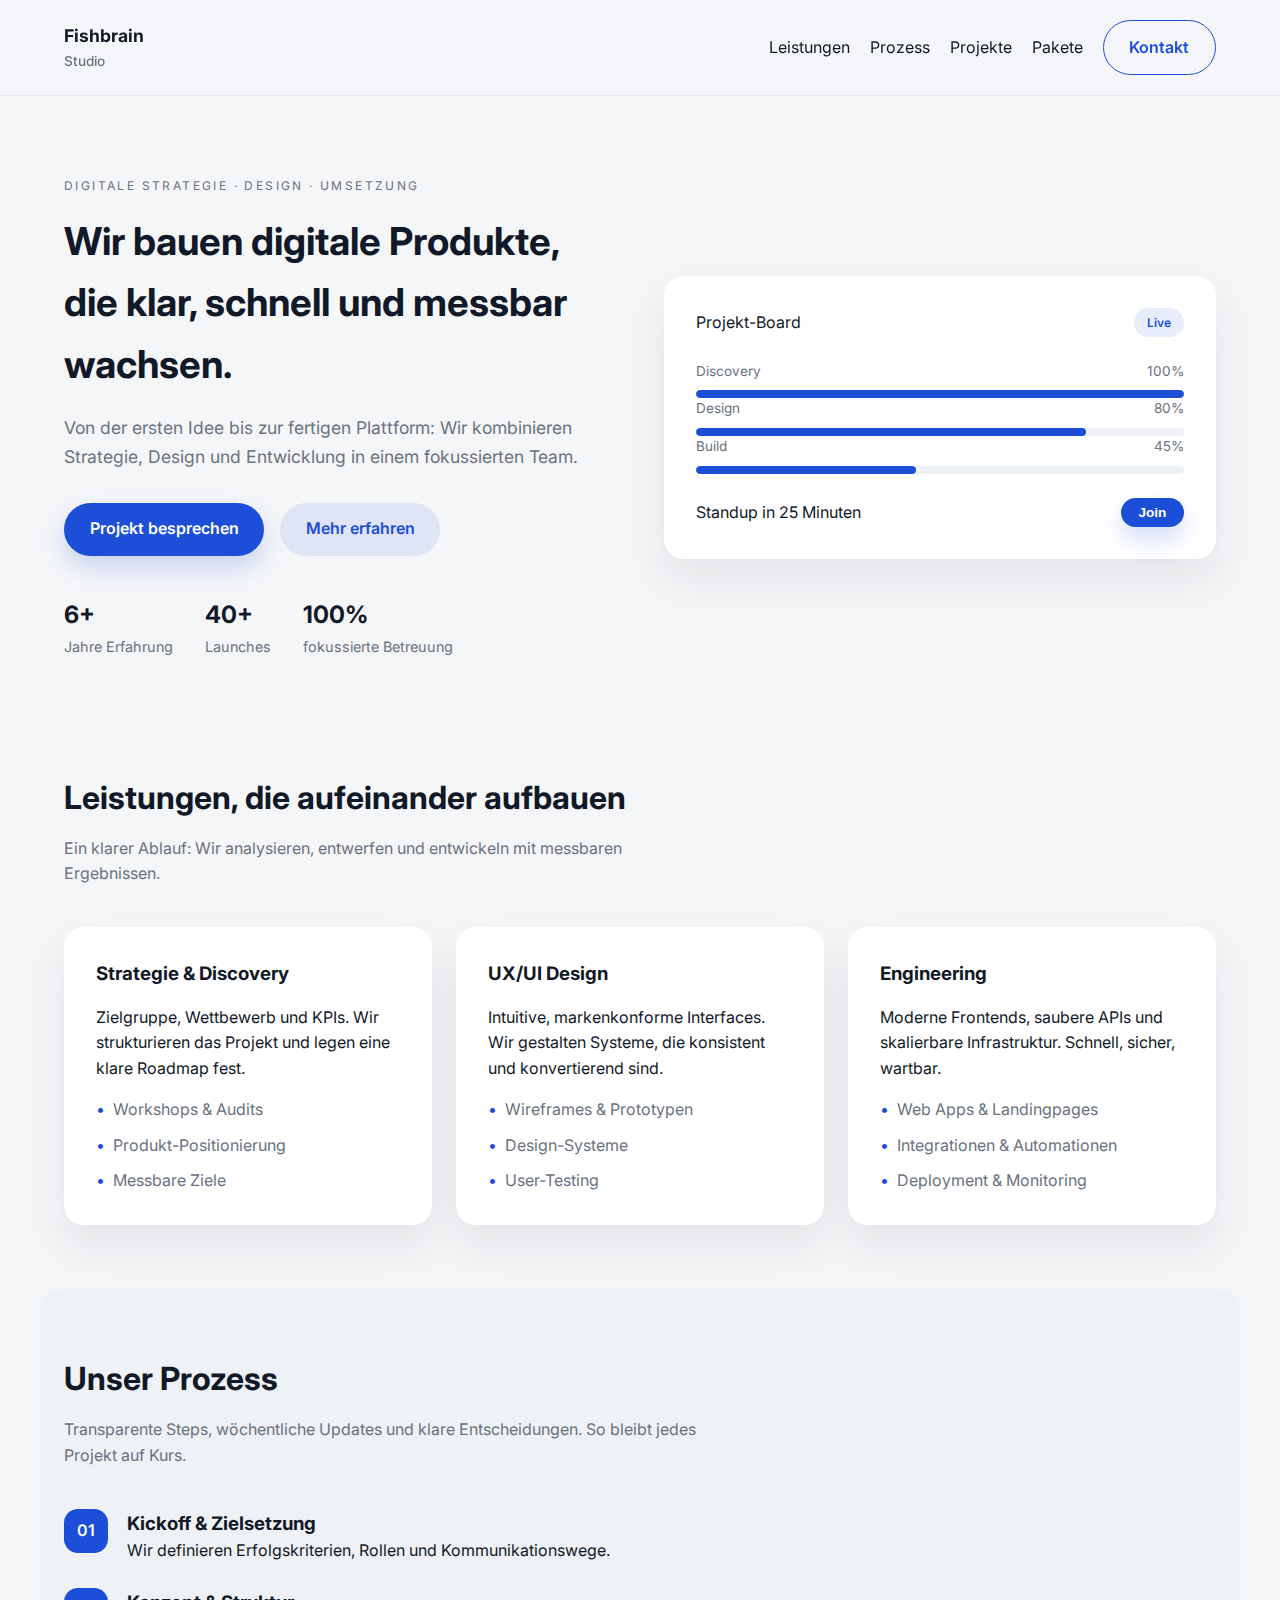
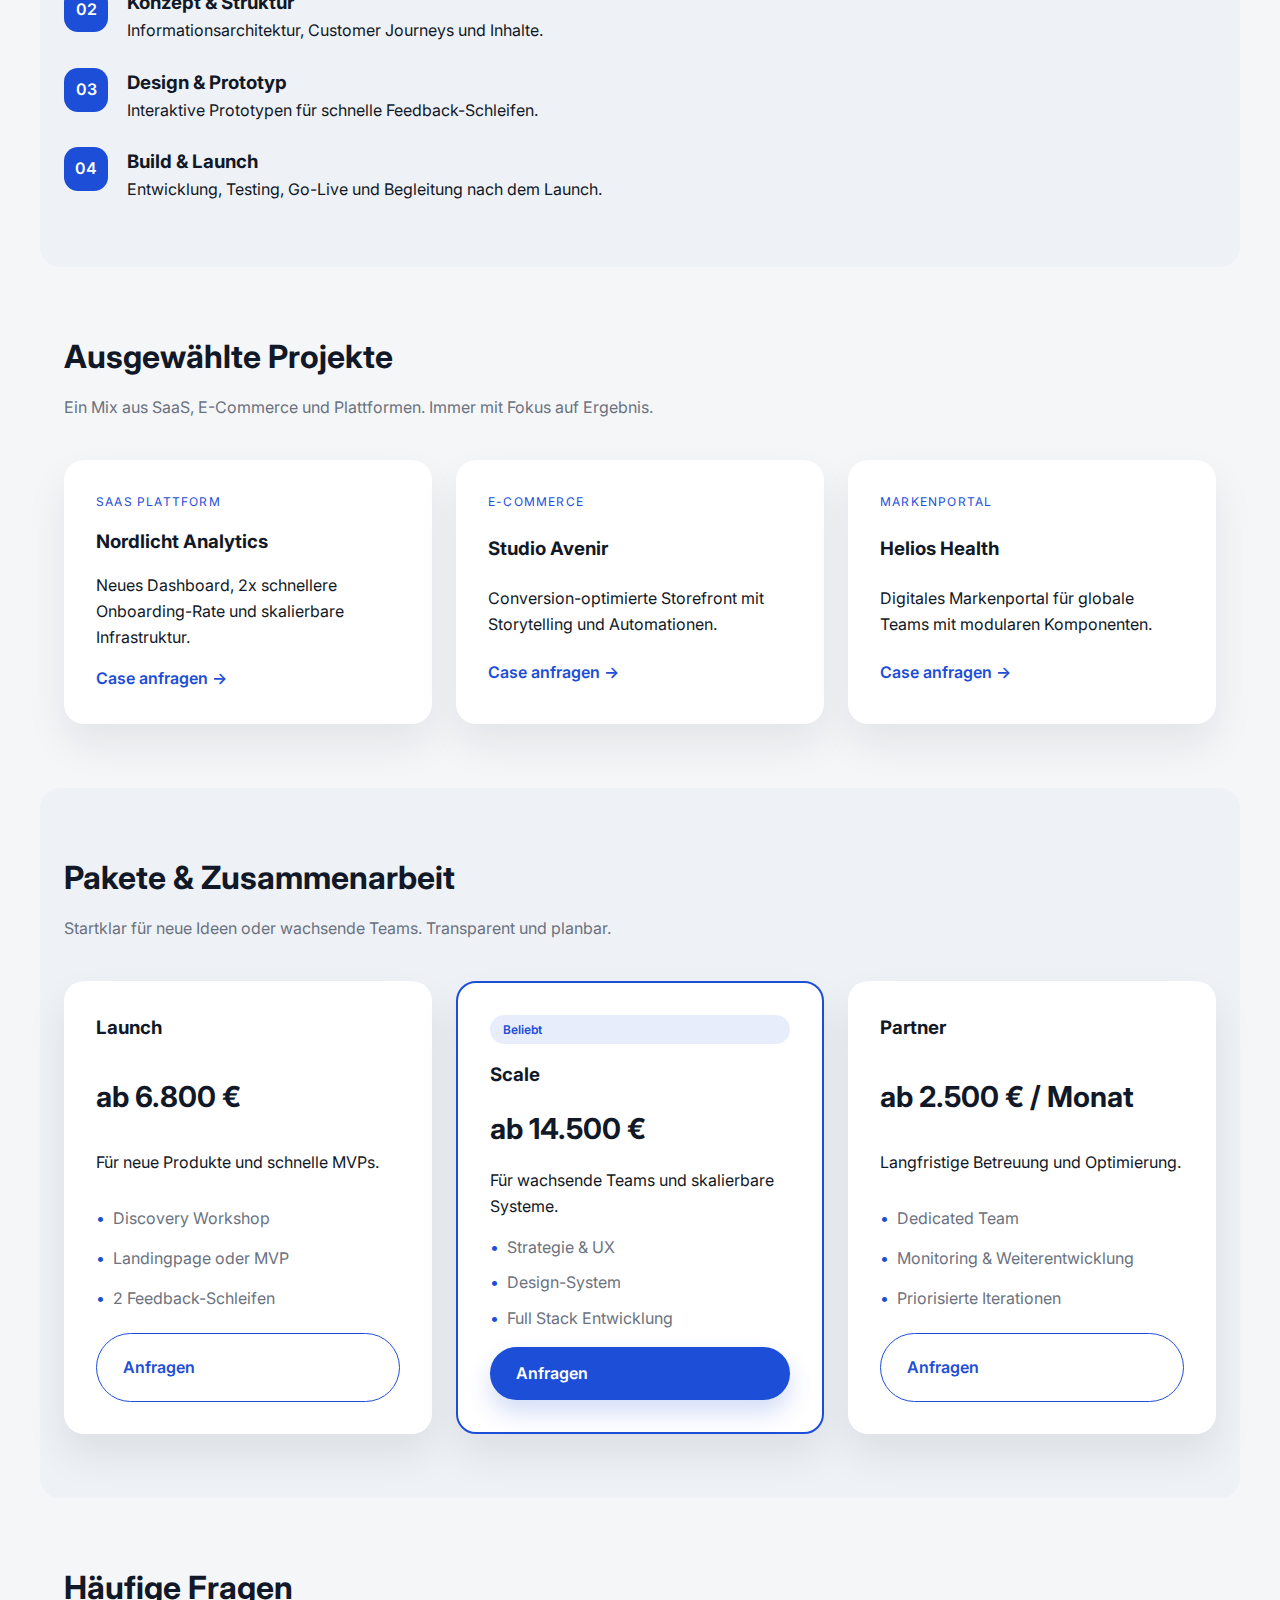
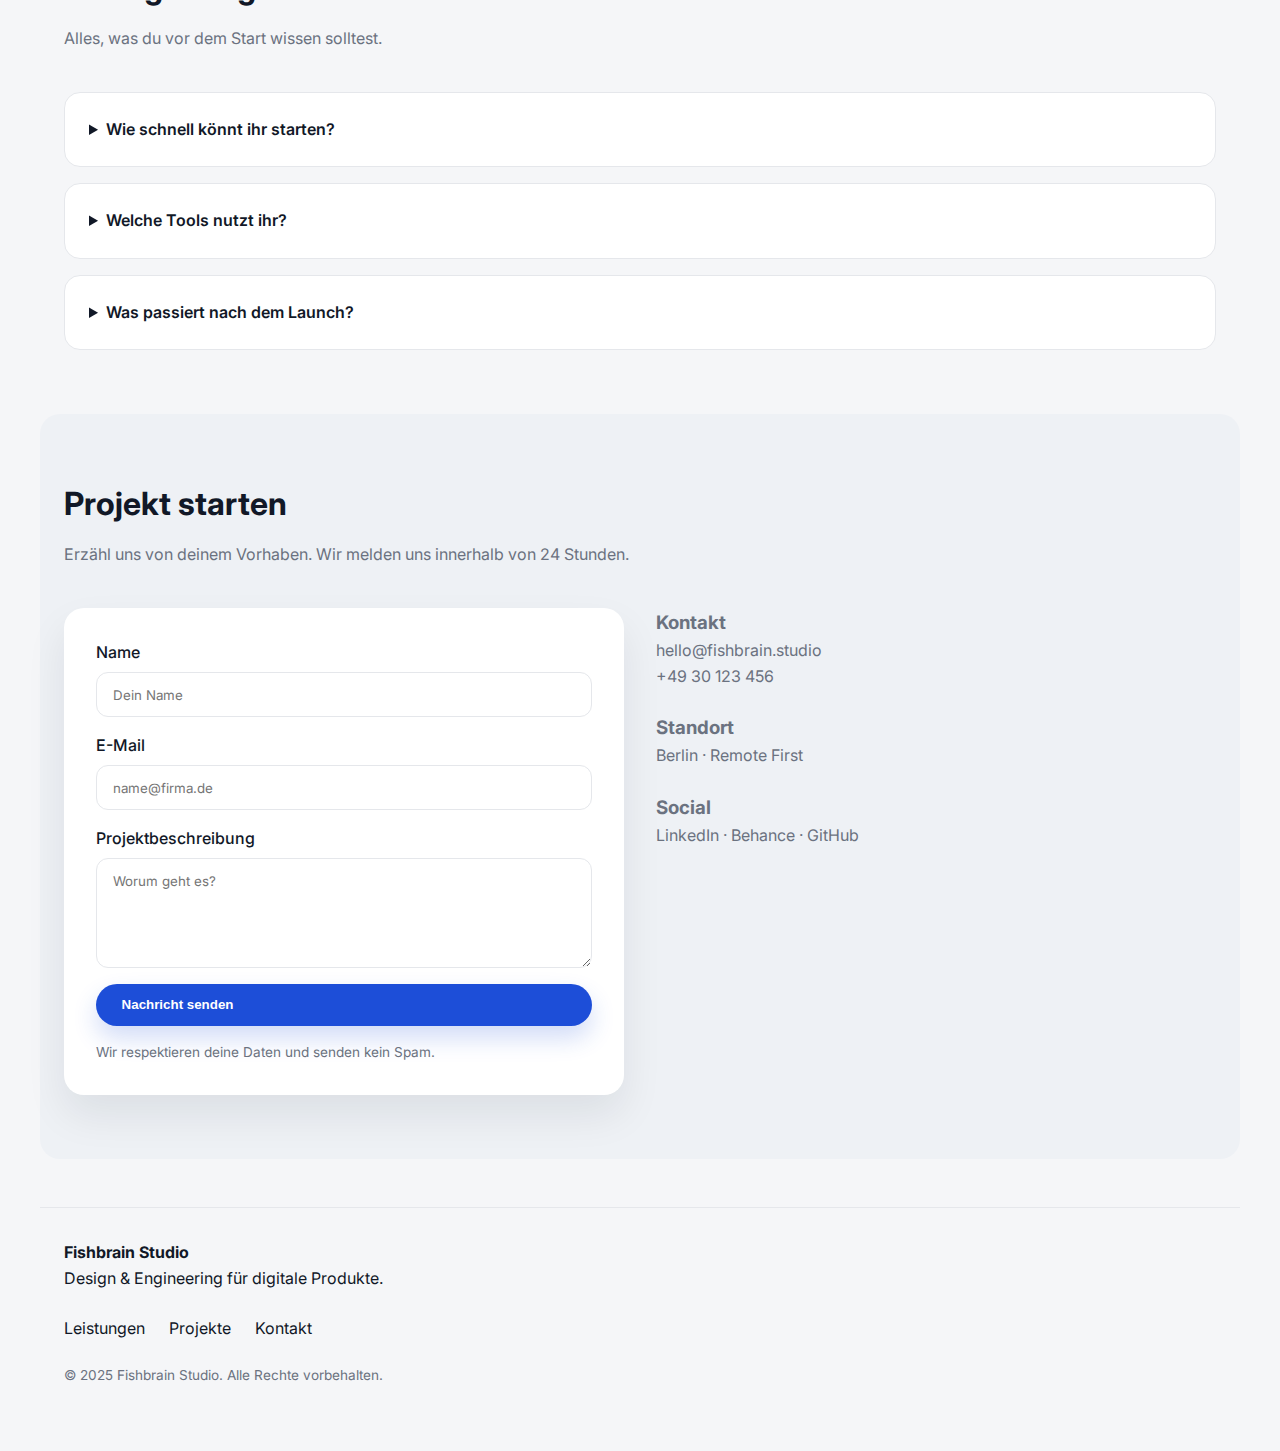
<file: index.html>
<!doctype html>
<html lang="de">
  <head>
    <meta charset="UTF-8" />
    <meta name="viewport" content="width=device-width, initial-scale=1" />
    <title>Fishbrain Studio – Digitale Lösungen von Grund auf</title>
    <link rel="stylesheet" href="css/styles.css" />
    <link rel="preconnect" href="https://fonts.googleapis.com" />
    <link rel="preconnect" href="https://fonts.gstatic.com" crossorigin />
    <link
      href="https://fonts.googleapis.com/css2?family=Inter:wght@300;400;500;600;700&display=swap"
      rel="stylesheet"
    />
  </head>
  <body>
    <header class="site-header">
      <nav class="nav">
        <a class="logo" href="#top">
          <span>Fishbrain</span>
          <small>Studio</small>
        </a>
        <button class="nav-toggle" aria-expanded="false" aria-controls="nav-links">
          <span></span>
          <span></span>
          <span></span>
        </button>
        <div class="nav-links" id="nav-links">
          <a href="#leistungen">Leistungen</a>
          <a href="#prozess">Prozess</a>
          <a href="#projekte">Projekte</a>
          <a href="#preise">Pakete</a>
          <a href="#kontakt" class="button button-outline">Kontakt</a>
        </div>
      </nav>
    </header>

    <main id="top">
      <section class="hero">
        <div class="hero-content">
          <p class="eyebrow">Digitale Strategie · Design · Umsetzung</p>
          <h1>Wir bauen digitale Produkte, die klar, schnell und messbar wachsen.</h1>
          <p class="lead">
            Von der ersten Idee bis zur fertigen Plattform: Wir kombinieren Strategie, Design und
            Entwicklung in einem fokussierten Team.
          </p>
          <div class="hero-actions">
            <a href="#kontakt" class="button">Projekt besprechen</a>
            <a href="#leistungen" class="button button-ghost">Mehr erfahren</a>
          </div>
          <div class="hero-stats">
            <div>
              <strong>6+</strong>
              <span>Jahre Erfahrung</span>
            </div>
            <div>
              <strong>40+</strong>
              <span>Launches</span>
            </div>
            <div>
              <strong>100%</strong>
              <span>fokussierte Betreuung</span>
            </div>
          </div>
        </div>
        <div class="hero-card">
          <div class="hero-card-top">
            <p>Projekt-Board</p>
            <span class="badge">Live</span>
          </div>
          <div class="hero-card-body">
            <div class="progress">
              <div class="progress-label">
                <span>Discovery</span>
                <span>100%</span>
              </div>
              <div class="progress-bar" style="--value: 100%"></div>
            </div>
            <div class="progress">
              <div class="progress-label">
                <span>Design</span>
                <span>80%</span>
              </div>
              <div class="progress-bar" style="--value: 80%"></div>
            </div>
            <div class="progress">
              <div class="progress-label">
                <span>Build</span>
                <span>45%</span>
              </div>
              <div class="progress-bar" style="--value: 45%"></div>
            </div>
          </div>
          <div class="hero-card-footer">
            <p>Standup in 25 Minuten</p>
            <button class="button button-small">Join</button>
          </div>
        </div>
      </section>

      <section class="section" id="leistungen">
        <div class="section-title">
          <h2>Leistungen, die aufeinander aufbauen</h2>
          <p>
            Ein klarer Ablauf: Wir analysieren, entwerfen und entwickeln mit messbaren Ergebnissen.
          </p>
        </div>
        <div class="grid three">
          <article class="card">
            <h3>Strategie &amp; Discovery</h3>
            <p>
              Zielgruppe, Wettbewerb und KPIs. Wir strukturieren das Projekt und legen eine klare
              Roadmap fest.
            </p>
            <ul>
              <li>Workshops &amp; Audits</li>
              <li>Produkt-Positionierung</li>
              <li>Messbare Ziele</li>
            </ul>
          </article>
          <article class="card">
            <h3>UX/UI Design</h3>
            <p>
              Intuitive, markenkonforme Interfaces. Wir gestalten Systeme, die konsistent und
              konvertierend sind.
            </p>
            <ul>
              <li>Wireframes &amp; Prototypen</li>
              <li>Design-Systeme</li>
              <li>User-Testing</li>
            </ul>
          </article>
          <article class="card">
            <h3>Engineering</h3>
            <p>
              Moderne Frontends, saubere APIs und skalierbare Infrastruktur. Schnell, sicher,
              wartbar.
            </p>
            <ul>
              <li>Web Apps &amp; Landingpages</li>
              <li>Integrationen &amp; Automationen</li>
              <li>Deployment &amp; Monitoring</li>
            </ul>
          </article>
        </div>
      </section>

      <section class="section alt" id="prozess">
        <div class="section-title">
          <h2>Unser Prozess</h2>
          <p>
            Transparente Steps, wöchentliche Updates und klare Entscheidungen. So bleibt jedes
            Projekt auf Kurs.
          </p>
        </div>
        <div class="timeline">
          <div class="timeline-item">
            <span class="step">01</span>
            <div>
              <h3>Kickoff &amp; Zielsetzung</h3>
              <p>Wir definieren Erfolgskriterien, Rollen und Kommunikationswege.</p>
            </div>
          </div>
          <div class="timeline-item">
            <span class="step">02</span>
            <div>
              <h3>Konzept &amp; Struktur</h3>
              <p>Informationsarchitektur, Customer Journeys und Inhalte.</p>
            </div>
          </div>
          <div class="timeline-item">
            <span class="step">03</span>
            <div>
              <h3>Design &amp; Prototyp</h3>
              <p>Interaktive Prototypen für schnelle Feedback-Schleifen.</p>
            </div>
          </div>
          <div class="timeline-item">
            <span class="step">04</span>
            <div>
              <h3>Build &amp; Launch</h3>
              <p>Entwicklung, Testing, Go-Live und Begleitung nach dem Launch.</p>
            </div>
          </div>
        </div>
      </section>

      <section class="section" id="projekte">
        <div class="section-title">
          <h2>Ausgewählte Projekte</h2>
          <p>Ein Mix aus SaaS, E-Commerce und Plattformen. Immer mit Fokus auf Ergebnis.</p>
        </div>
        <div class="grid three">
          <article class="project-card">
            <div class="project-tag">SaaS Plattform</div>
            <h3>Nordlicht Analytics</h3>
            <p>Neues Dashboard, 2x schnellere Onboarding-Rate und skalierbare Infrastruktur.</p>
            <a href="#kontakt">Case anfragen →</a>
          </article>
          <article class="project-card">
            <div class="project-tag">E-Commerce</div>
            <h3>Studio Avenir</h3>
            <p>Conversion-optimierte Storefront mit Storytelling und Automationen.</p>
            <a href="#kontakt">Case anfragen →</a>
          </article>
          <article class="project-card">
            <div class="project-tag">Markenportal</div>
            <h3>Helios Health</h3>
            <p>Digitales Markenportal für globale Teams mit modularen Komponenten.</p>
            <a href="#kontakt">Case anfragen →</a>
          </article>
        </div>
      </section>

      <section class="section alt" id="preise">
        <div class="section-title">
          <h2>Pakete &amp; Zusammenarbeit</h2>
          <p>Startklar für neue Ideen oder wachsende Teams. Transparent und planbar.</p>
        </div>
        <div class="grid three">
          <article class="price-card">
            <h3>Launch</h3>
            <p class="price">ab 6.800 €</p>
            <p>Für neue Produkte und schnelle MVPs.</p>
            <ul>
              <li>Discovery Workshop</li>
              <li>Landingpage oder MVP</li>
              <li>2 Feedback-Schleifen</li>
            </ul>
            <a href="#kontakt" class="button button-outline">Anfragen</a>
          </article>
          <article class="price-card featured">
            <div class="badge">Beliebt</div>
            <h3>Scale</h3>
            <p class="price">ab 14.500 €</p>
            <p>Für wachsende Teams und skalierbare Systeme.</p>
            <ul>
              <li>Strategie &amp; UX</li>
              <li>Design-System</li>
              <li>Full Stack Entwicklung</li>
            </ul>
            <a href="#kontakt" class="button">Anfragen</a>
          </article>
          <article class="price-card">
            <h3>Partner</h3>
            <p class="price">ab 2.500 € / Monat</p>
            <p>Langfristige Betreuung und Optimierung.</p>
            <ul>
              <li>Dedicated Team</li>
              <li>Monitoring &amp; Weiterentwicklung</li>
              <li>Priorisierte Iterationen</li>
            </ul>
            <a href="#kontakt" class="button button-outline">Anfragen</a>
          </article>
        </div>
      </section>

      <section class="section" id="faq">
        <div class="section-title">
          <h2>Häufige Fragen</h2>
          <p>Alles, was du vor dem Start wissen solltest.</p>
        </div>
        <div class="faq">
          <details>
            <summary>Wie schnell könnt ihr starten?</summary>
            <p>In der Regel innerhalb von zwei Wochen nach dem Kickoff.</p>
          </details>
          <details>
            <summary>Welche Tools nutzt ihr?</summary>
            <p>Figma, Notion, Linear, GitHub und die passende Cloud-Stack für jedes Projekt.</p>
          </details>
          <details>
            <summary>Was passiert nach dem Launch?</summary>
            <p>Wir begleiten euch mit Optimierungen, Monitoring und Feature-Iterationen.</p>
          </details>
        </div>
      </section>

      <section class="section alt" id="kontakt">
        <div class="section-title">
          <h2>Projekt starten</h2>
          <p>Erzähl uns von deinem Vorhaben. Wir melden uns innerhalb von 24 Stunden.</p>
        </div>
        <div class="contact">
          <form class="contact-form" id="contact-form">
            <label>
              Name
              <input type="text" name="name" placeholder="Dein Name" required />
            </label>
            <label>
              E-Mail
              <input type="email" name="email" placeholder="name@firma.de" required />
            </label>
            <label>
              Projektbeschreibung
              <textarea name="message" rows="5" placeholder="Worum geht es?" required></textarea>
            </label>
            <button type="submit" class="button">Nachricht senden</button>
            <p class="form-note">Wir respektieren deine Daten und senden kein Spam.</p>
          </form>
          <div class="contact-info">
            <div>
              <h3>Kontakt</h3>
              <p>hello@fishbrain.studio</p>
              <p>+49 30 123 456</p>
            </div>
            <div>
              <h3>Standort</h3>
              <p>Berlin · Remote First</p>
            </div>
            <div>
              <h3>Social</h3>
              <p>LinkedIn · Behance · GitHub</p>
            </div>
          </div>
        </div>
      </section>
    </main>

    <footer class="site-footer">
      <div>
        <strong>Fishbrain Studio</strong>
        <p>Design &amp; Engineering für digitale Produkte.</p>
      </div>
      <div class="footer-links">
        <a href="#leistungen">Leistungen</a>
        <a href="#projekte">Projekte</a>
        <a href="#kontakt">Kontakt</a>
      </div>
      <p class="copyright">© 2025 Fishbrain Studio. Alle Rechte vorbehalten.</p>
    </footer>

    <script src="js/main.js"></script>
  </body>
</html>
</file>
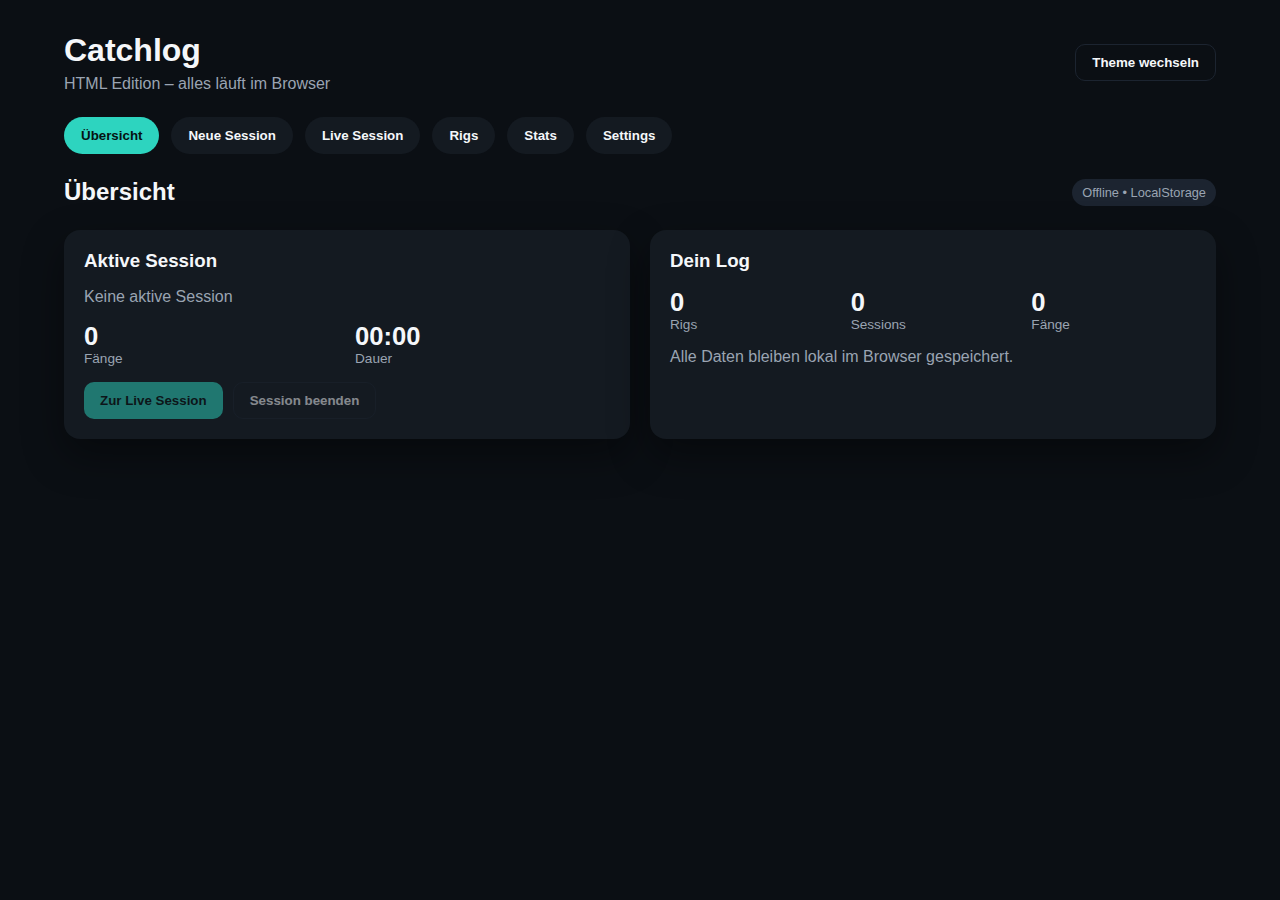
<file: web/index.html>
<!DOCTYPE html>
<html lang="de">
<head>
  <meta charset="UTF-8">
  <meta http-equiv="X-UA-Compatible" content="IE=edge">
  <meta name="viewport" content="width=device-width, initial-scale=1.0">
  <title>Catchlog - HTML Edition</title>
  <link rel="stylesheet" href="styles.css">
  <meta name="description" content="Catchlog HTML MVP - läuft vollständig im Browser.">
</head>
<body>
  <div class="app">
    <header class="app-header">
      <div>
        <h1>Catchlog</h1>
        <p class="subtitle">HTML Edition – alles läuft im Browser</p>
      </div>
      <button id="toggle-theme" class="ghost">Theme wechseln</button>
    </header>

    <nav class="app-nav">
      <button class="nav-link is-active" data-target="home">Übersicht</button>
      <button class="nav-link" data-target="new-session">Neue Session</button>
      <button class="nav-link" data-target="live-session">Live Session</button>
      <button class="nav-link" data-target="rigs">Rigs</button>
      <button class="nav-link" data-target="stats">Stats</button>
      <button class="nav-link" data-target="settings">Settings</button>
    </nav>

    <main class="app-main">
      <section id="home" class="panel is-visible">
        <div class="panel-header">
          <h2>Übersicht</h2>
          <span id="sync-status" class="pill">Offline • LocalStorage</span>
        </div>
        <div class="grid two">
          <div class="card">
            <h3>Aktive Session</h3>
            <p id="active-session-label" class="muted">Keine aktive Session</p>
            <div class="stats-row">
              <div>
                <span class="stat-value" id="active-catch-count">0</span>
                <span class="stat-label">Fänge</span>
              </div>
              <div>
                <span class="stat-value" id="active-duration">00:00</span>
                <span class="stat-label">Dauer</span>
              </div>
            </div>
            <div class="actions">
              <button id="resume-session" class="primary">Zur Live Session</button>
              <button id="end-session" class="ghost">Session beenden</button>
            </div>
          </div>
          <div class="card">
            <h3>Dein Log</h3>
            <div class="stats-row">
              <div>
                <span class="stat-value" id="rig-count">0</span>
                <span class="stat-label">Rigs</span>
              </div>
              <div>
                <span class="stat-value" id="session-count">0</span>
                <span class="stat-label">Sessions</span>
              </div>
              <div>
                <span class="stat-value" id="catch-count">0</span>
                <span class="stat-label">Fänge</span>
              </div>
            </div>
            <p class="muted">Alle Daten bleiben lokal im Browser gespeichert.</p>
          </div>
        </div>
      </section>

      <section id="new-session" class="panel">
        <div class="panel-header">
          <h2>Neue Session starten</h2>
          <p class="muted">Starte eine Session, um Fänge live zu erfassen.</p>
        </div>
        <form id="new-session-form" class="form-grid">
          <label>
            Gewässer
            <input type="text" name="waterbody" placeholder="z.B. Alster, Rhein" required>
          </label>
          <label>
            Zielfisch
            <input type="text" name="target" placeholder="z.B. Barsch, Hecht">
          </label>
          <label class="full">
            Notizen
            <textarea name="notes" rows="3" placeholder="Wetter, Spots, Strategie"></textarea>
          </label>
          <button type="submit" class="primary">Session starten</button>
        </form>
      </section>

      <section id="live-session" class="panel">
        <div class="panel-header">
          <h2>Live Session</h2>
          <p id="live-session-label" class="muted">Keine aktive Session</p>
        </div>
        <div class="grid two">
          <div class="card">
            <h3>Fang hinzufügen</h3>
            <form id="catch-form" class="form-grid">
              <label>
                Art
                <input type="text" name="species" placeholder="z.B. Barsch" required>
              </label>
              <label>
                Gewicht (kg)
                <input type="number" name="weight" min="0" step="0.01" placeholder="0.85">
              </label>
              <label>
                Länge (cm)
                <input type="number" name="length" min="0" step="1" placeholder="32">
              </label>
              <label class="full">
                Notizen
                <textarea name="notes" rows="2" placeholder="Köder, Drill, Spot"></textarea>
              </label>
              <button type="submit" class="primary">Fang speichern</button>
            </form>
          </div>
          <div class="card">
            <h3>Aktuelle Fänge</h3>
            <div id="catch-list" class="list"></div>
          </div>
        </div>
      </section>

      <section id="rigs" class="panel">
        <div class="panel-header">
          <h2>Rigs</h2>
          <p class="muted">Deine Ausrüstung im Überblick.</p>
        </div>
        <div class="grid two">
          <div class="card">
            <h3>Neues Rig</h3>
            <form id="rig-form" class="form-grid">
              <label>
                Name
                <input type="text" name="name" required placeholder="Spinnrute #1">
              </label>
              <label>
                Rute
                <input type="text" name="rod" placeholder="2.10m ML">
              </label>
              <label>
                Rolle
                <input type="text" name="reel" placeholder="2500er">
              </label>
              <label>
                Schnur
                <input type="text" name="line" placeholder="0.08mm PE">
              </label>
              <button type="submit" class="primary">Rig speichern</button>
            </form>
          </div>
          <div class="card">
            <h3>Gespeicherte Rigs</h3>
            <div id="rig-list" class="list"></div>
          </div>
        </div>
      </section>

      <section id="stats" class="panel">
        <div class="panel-header">
          <h2>Stats</h2>
          <p class="muted">Auswertung deiner Sessions und Fänge.</p>
        </div>
        <div class="grid two">
          <div class="card">
            <h3>Highlights</h3>
            <div class="stats-row">
              <div>
                <span class="stat-value" id="best-species">—</span>
                <span class="stat-label">Top-Art</span>
              </div>
              <div>
                <span class="stat-value" id="best-weight">—</span>
                <span class="stat-label">Bestes Gewicht</span>
              </div>
              <div>
                <span class="stat-value" id="best-length">—</span>
                <span class="stat-label">Beste Länge</span>
              </div>
            </div>
          </div>
          <div class="card">
            <h3>Letzte Fänge</h3>
            <div id="recent-catches" class="list"></div>
          </div>
        </div>
      </section>

      <section id="settings" class="panel">
        <div class="panel-header">
          <h2>Settings</h2>
          <p class="muted">Daten- und Exportoptionen.</p>
        </div>
        <div class="card">
          <h3>Export</h3>
          <p class="muted">Lade dein Log als JSON herunter.</p>
          <button id="export-data" class="ghost">Exportieren</button>
        </div>
        <div class="card">
          <h3>Reset</h3>
          <p class="muted">Setzt alle lokal gespeicherten Daten zurück.</p>
          <button id="reset-data" class="danger">Alle Daten löschen</button>
        </div>
      </section>
    </main>
  </div>

  <template id="empty-state">
    <div class="empty">Noch keine Einträge vorhanden.</div>
  </template>

  <script src="app.js"></script>
</body>
</html>
</file>
<file: css/styles.css>
:root {
  color-scheme: light;
  --bg: #f5f6f8;
  --surface: #ffffff;
  --surface-alt: #eef1f5;
  --text: #111827;
  --muted: #6b7280;
  --accent: #1d4ed8;
  --accent-dark: #1e3a8a;
  --border: #e5e7eb;
  --shadow: 0 20px 40px rgba(17, 24, 39, 0.08);
  --radius: 20px;
}

* {
  box-sizing: border-box;
  margin: 0;
  padding: 0;
}

body {
  font-family: "Inter", sans-serif;
  background: var(--bg);
  color: var(--text);
  line-height: 1.6;
}

a {
  color: inherit;
  text-decoration: none;
}

img {
  max-width: 100%;
  display: block;
}

.site-header {
  position: sticky;
  top: 0;
  z-index: 10;
  background: rgba(245, 246, 248, 0.9);
  backdrop-filter: blur(12px);
  border-bottom: 1px solid var(--border);
}

.nav {
  max-width: 1200px;
  margin: 0 auto;
  padding: 1.25rem 1.5rem;
  display: flex;
  align-items: center;
  justify-content: space-between;
  gap: 1.5rem;
}

.logo {
  font-weight: 700;
  font-size: 1.1rem;
  display: grid;
  gap: 0.1rem;
}

.logo small {
  font-weight: 500;
  color: var(--muted);
  font-size: 0.85rem;
}

.nav-links {
  display: flex;
  align-items: center;
  gap: 1.25rem;
}

.nav-toggle {
  display: none;
  background: none;
  border: none;
  flex-direction: column;
  gap: 6px;
}

.nav-toggle span {
  width: 24px;
  height: 2px;
  background: var(--text);
  display: block;
}

.hero {
  max-width: 1200px;
  margin: 0 auto;
  padding: 5rem 1.5rem 3rem;
  display: grid;
  grid-template-columns: repeat(auto-fit, minmax(280px, 1fr));
  gap: 3rem;
  align-items: center;
}

.eyebrow {
  text-transform: uppercase;
  letter-spacing: 0.2em;
  font-size: 0.75rem;
  color: var(--muted);
  margin-bottom: 1rem;
}

.hero h1 {
  font-size: clamp(2.2rem, 3vw, 3.2rem);
  margin-bottom: 1.2rem;
}

.lead {
  font-size: 1.1rem;
  color: var(--muted);
}

.hero-actions {
  margin-top: 2rem;
  display: flex;
  gap: 1rem;
  flex-wrap: wrap;
}

.button {
  background: var(--accent);
  color: white;
  padding: 0.85rem 1.6rem;
  border-radius: 999px;
  font-weight: 600;
  display: inline-flex;
  align-items: center;
  gap: 0.5rem;
  border: none;
  cursor: pointer;
  transition: transform 0.2s ease, box-shadow 0.2s ease;
  box-shadow: 0 12px 24px rgba(29, 78, 216, 0.2);
}

.button:hover {
  transform: translateY(-1px);
  box-shadow: 0 16px 28px rgba(29, 78, 216, 0.25);
}

.button-outline {
  background: transparent;
  color: var(--accent);
  border: 1px solid var(--accent);
  box-shadow: none;
}

.button-ghost {
  background: rgba(29, 78, 216, 0.1);
  color: var(--accent);
  box-shadow: none;
}

.button-small {
  padding: 0.45rem 1.1rem;
  font-size: 0.85rem;
}

.hero-stats {
  display: flex;
  gap: 2rem;
  margin-top: 2.5rem;
  flex-wrap: wrap;
}

.hero-stats strong {
  font-size: 1.5rem;
  display: block;
}

.hero-stats span {
  color: var(--muted);
  font-size: 0.9rem;
}

.hero-card {
  background: var(--surface);
  border-radius: var(--radius);
  padding: 2rem;
  box-shadow: var(--shadow);
  display: grid;
  gap: 1.5rem;
}

.hero-card-top,
.hero-card-footer {
  display: flex;
  align-items: center;
  justify-content: space-between;
}

.badge {
  background: rgba(29, 78, 216, 0.1);
  color: var(--accent);
  padding: 0.3rem 0.8rem;
  border-radius: 999px;
  font-size: 0.75rem;
  font-weight: 600;
}

.progress {
  display: grid;
  gap: 0.5rem;
}

.progress-label {
  display: flex;
  justify-content: space-between;
  font-size: 0.85rem;
  color: var(--muted);
}

.progress-bar {
  position: relative;
  height: 8px;
  background: var(--surface-alt);
  border-radius: 999px;
  overflow: hidden;
}

.progress-bar::after {
  content: "";
  position: absolute;
  inset: 0;
  width: var(--value);
  background: var(--accent);
  border-radius: inherit;
}

.section {
  padding: 4rem 1.5rem;
  max-width: 1200px;
  margin: 0 auto;
}

.section.alt {
  background: var(--surface-alt);
  border-radius: var(--radius);
}

.section-title {
  margin-bottom: 2.5rem;
}

.section-title h2 {
  font-size: clamp(1.8rem, 2.5vw, 2.6rem);
  margin-bottom: 0.8rem;
}

.section-title p {
  color: var(--muted);
  max-width: 650px;
}

.grid {
  display: grid;
  gap: 1.5rem;
}

.grid.three {
  grid-template-columns: repeat(auto-fit, minmax(240px, 1fr));
}

.card,
.project-card,
.price-card {
  background: var(--surface);
  border-radius: var(--radius);
  padding: 2rem;
  box-shadow: var(--shadow);
  display: grid;
  gap: 1rem;
}

.card ul,
.price-card ul {
  list-style: none;
  display: grid;
  gap: 0.6rem;
  color: var(--muted);
}

.card li::before,
.price-card li::before {
  content: "•";
  color: var(--accent);
  margin-right: 0.5rem;
}

.timeline {
  display: grid;
  gap: 1.5rem;
}

.timeline-item {
  display: flex;
  gap: 1.2rem;
  align-items: flex-start;
}

.step {
  width: 44px;
  height: 44px;
  border-radius: 14px;
  background: var(--accent);
  color: white;
  display: grid;
  place-items: center;
  font-weight: 600;
}

.project-card a {
  color: var(--accent);
  font-weight: 600;
}

.project-tag {
  color: var(--accent);
  text-transform: uppercase;
  letter-spacing: 0.1em;
  font-size: 0.75rem;
}

.price-card.featured {
  border: 2px solid var(--accent);
}

.price-card .price {
  font-size: 1.8rem;
  font-weight: 700;
}

.faq {
  display: grid;
  gap: 1rem;
}

.faq details {
  background: var(--surface);
  padding: 1.5rem;
  border-radius: 16px;
  border: 1px solid var(--border);
}

.faq summary {
  font-weight: 600;
  cursor: pointer;
}

.contact {
  display: grid;
  grid-template-columns: repeat(auto-fit, minmax(260px, 1fr));
  gap: 2rem;
  align-items: start;
}

.contact-form {
  display: grid;
  gap: 1rem;
  background: var(--surface);
  padding: 2rem;
  border-radius: var(--radius);
  box-shadow: var(--shadow);
}

.contact-form label {
  display: grid;
  gap: 0.4rem;
  font-weight: 500;
}

.contact-form input,
.contact-form textarea {
  padding: 0.85rem 1rem;
  border-radius: 12px;
  border: 1px solid var(--border);
  font-family: inherit;
}

.form-note {
  font-size: 0.85rem;
  color: var(--muted);
}

.contact-info {
  display: grid;
  gap: 1.5rem;
  color: var(--muted);
}

.site-footer {
  max-width: 1200px;
  margin: 3rem auto 2rem;
  padding: 2rem 1.5rem;
  display: grid;
  gap: 1.5rem;
  border-top: 1px solid var(--border);
}

.footer-links {
  display: flex;
  gap: 1.5rem;
  flex-wrap: wrap;
}

.copyright {
  color: var(--muted);
  font-size: 0.85rem;
}

@media (max-width: 900px) {
  .nav-links {
    position: absolute;
    top: 72px;
    right: 1.5rem;
    background: var(--surface);
    box-shadow: var(--shadow);
    border-radius: 16px;
    padding: 1rem;
    flex-direction: column;
    align-items: flex-start;
    gap: 0.8rem;
    opacity: 0;
    pointer-events: none;
    transform: translateY(-10px);
    transition: all 0.2s ease;
  }

  .nav-links.open {
    opacity: 1;
    pointer-events: auto;
    transform: translateY(0);
  }

  .nav-toggle {
    display: flex;
  }
}

@media (max-width: 600px) {
  .hero {
    padding-top: 3rem;
  }

  .hero-stats {
    gap: 1rem;
  }
}
</file>
<file: web/styles.css>
:root {
  color-scheme: dark;
  --bg: #0b0f14;
  --panel: #141a21;
  --panel-strong: #1c2430;
  --text: #f5f7fa;
  --muted: #9aa4b2;
  --accent: #2dd4bf;
  --accent-strong: #0f766e;
  --danger: #ef4444;
  --shadow: 0 16px 40px rgba(0, 0, 0, 0.4);
}

[data-theme="light"] {
  color-scheme: light;
  --bg: #f4f6f8;
  --panel: #ffffff;
  --panel-strong: #eef2f7;
  --text: #0f172a;
  --muted: #4b5563;
  --accent: #0f766e;
  --accent-strong: #115e59;
  --danger: #dc2626;
  --shadow: 0 12px 32px rgba(15, 23, 42, 0.16);
}

* {
  box-sizing: border-box;
  margin: 0;
  padding: 0;
  font-family: "Inter", "Segoe UI", sans-serif;
}

body {
  background: var(--bg);
  color: var(--text);
  min-height: 100vh;
}

.app {
  max-width: 1200px;
  margin: 0 auto;
  padding: 32px 24px 48px;
  display: flex;
  flex-direction: column;
  gap: 24px;
}

.app-header {
  display: flex;
  justify-content: space-between;
  align-items: center;
  gap: 16px;
}

.subtitle {
  color: var(--muted);
  margin-top: 6px;
}

.app-nav {
  display: flex;
  flex-wrap: wrap;
  gap: 12px;
}

.nav-link {
  padding: 10px 16px;
  border-radius: 999px;
  border: 1px solid transparent;
  background: var(--panel);
  color: var(--text);
  cursor: pointer;
  transition: all 0.2s ease;
}

.nav-link.is-active {
  background: var(--accent);
  color: #061213;
  font-weight: 600;
}

.nav-link:hover {
  border-color: var(--accent);
}

.app-main {
  display: flex;
  flex-direction: column;
  gap: 24px;
}

.panel {
  display: none;
  gap: 24px;
  flex-direction: column;
}

.panel.is-visible {
  display: flex;
}

.panel-header {
  display: flex;
  justify-content: space-between;
  flex-wrap: wrap;
  gap: 12px;
  align-items: center;
}

.card {
  background: var(--panel);
  padding: 20px;
  border-radius: 16px;
  box-shadow: var(--shadow);
  display: flex;
  flex-direction: column;
  gap: 16px;
}

.grid {
  display: grid;
  gap: 20px;
}

.grid.two {
  grid-template-columns: repeat(auto-fit, minmax(260px, 1fr));
}

.form-grid {
  display: grid;
  gap: 14px;
}

.form-grid label {
  display: grid;
  gap: 6px;
  font-size: 0.9rem;
}

.form-grid input,
.form-grid textarea {
  background: var(--panel-strong);
  border: 1px solid transparent;
  border-radius: 10px;
  padding: 10px 12px;
  color: var(--text);
}

.form-grid input:focus,
.form-grid textarea:focus {
  outline: none;
  border-color: var(--accent);
}

.form-grid .full {
  grid-column: 1 / -1;
}

.actions {
  display: flex;
  flex-wrap: wrap;
  gap: 10px;
}

button {
  border: none;
  cursor: pointer;
  padding: 10px 16px;
  border-radius: 10px;
  font-weight: 600;
}

button.primary {
  background: var(--accent);
  color: #061213;
}

button.ghost {
  background: transparent;
  border: 1px solid var(--panel-strong);
  color: var(--text);
}

button.danger {
  background: var(--danger);
  color: #fff;
}

button:disabled {
  opacity: 0.5;
  cursor: not-allowed;
}

.stats-row {
  display: grid;
  grid-template-columns: repeat(auto-fit, minmax(120px, 1fr));
  gap: 16px;
}

.stat-value {
  font-size: 1.6rem;
  font-weight: 700;
}

.stat-label {
  display: block;
  color: var(--muted);
  font-size: 0.85rem;
}

.list {
  display: grid;
  gap: 12px;
}

.list-item {
  background: var(--panel-strong);
  padding: 12px;
  border-radius: 12px;
  display: flex;
  justify-content: space-between;
  gap: 12px;
  align-items: flex-start;
}

.list-item small {
  color: var(--muted);
}

.pill {
  background: var(--panel-strong);
  color: var(--muted);
  padding: 6px 10px;
  border-radius: 999px;
  font-size: 0.8rem;
}

.empty {
  text-align: center;
  padding: 20px;
  color: var(--muted);
  border: 1px dashed var(--panel-strong);
  border-radius: 12px;
}

.muted {
  color: var(--muted);
}

@media (max-width: 720px) {
  .app-header {
    flex-direction: column;
    align-items: flex-start;
  }
}
</file>
